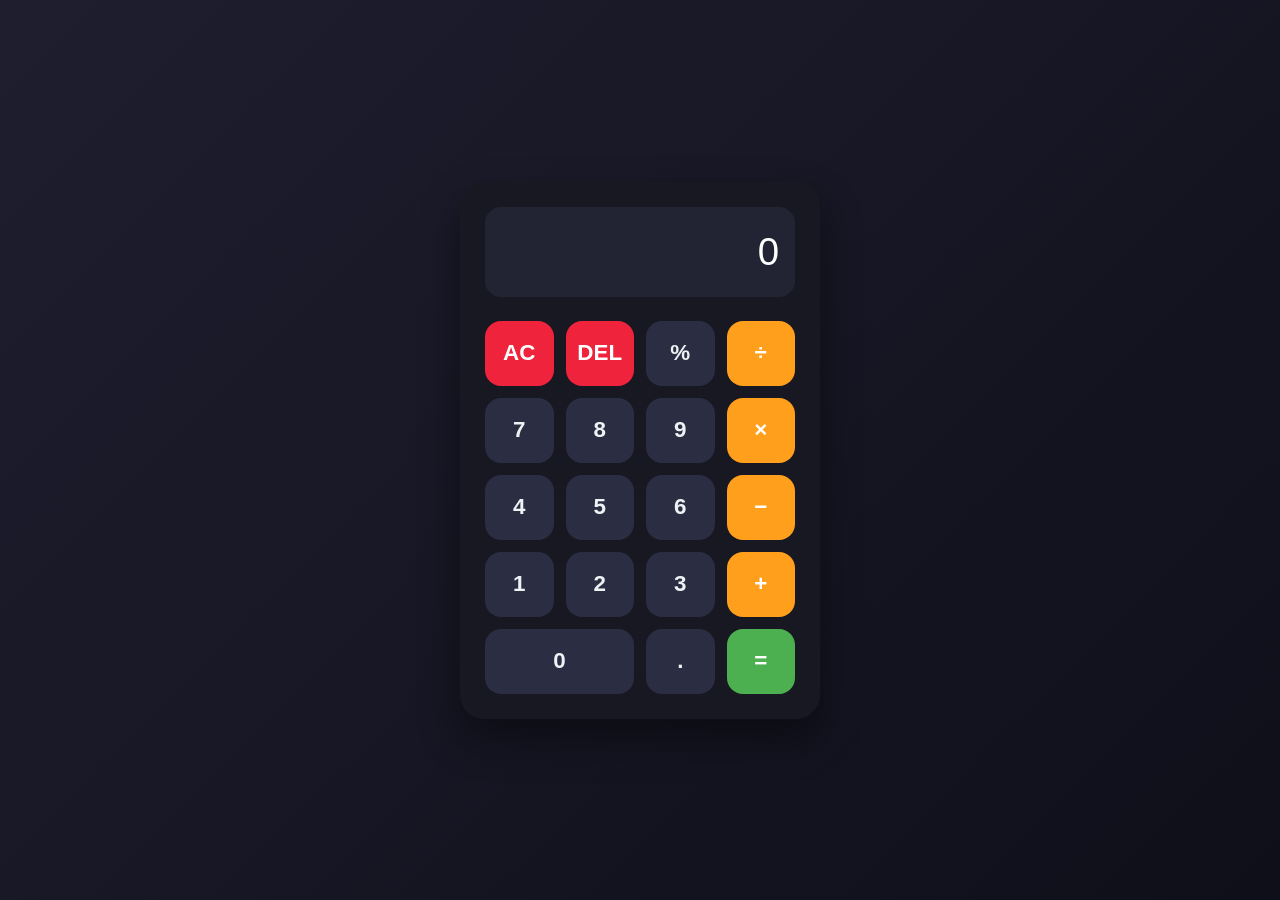
<file: Task_2/index.html>
<!DOCTYPE html>
<html lang="en">
<head>
    <meta charset="UTF-8">
    <meta name="viewport" content="width=device-width, initial-scale=1.0">
    <title>CodeAlpha - Interactive Calculator</title>
    <link rel="stylesheet" href="style.css">
</head>
<body>

    <div class="calculator-container">
        <input type="text" id="display" class="display-screen" value="0" readonly>

        <div class="button-grid">
            <button class="btn-control" onclick="clearDisplay()">AC</button>
            <button class="btn-control" onclick="deleteLast()">DEL</button>
            <button class="btn-number" onclick="appendValue('%')">%</button>
            <button class="btn-operator" onclick="appendValue('/')">&divide;</button>

            <button class="btn-number" onclick="appendValue('7')">7</button>
            <button class="btn-number" onclick="appendValue('8')">8</button>
            <button class="btn-number" onclick="appendValue('9')">9</button>
            <button class="btn-operator" onclick="appendValue('*')">&times;</button>

            <button class="btn-number" onclick="appendValue('4')">4</button>
            <button class="btn-number" onclick="appendValue('5')">5</button>
            <button class="btn-number" onclick="appendValue('6')">6</button>
            <button class="btn-operator" onclick="appendValue('-')">&minus;</button>

            <button class="btn-number" onclick="appendValue('1')">1</button>
            <button class="btn-number" onclick="appendValue('2')">2</button>
            <button class="btn-number" onclick="appendValue('3')">3</button>
            <button class="btn-operator" onclick="appendValue('+')">+</button>

            <button class="btn-number" onclick="appendValue('0')" class="zero-btn">0</button>
            <button class="btn-number" onclick="appendValue('.')">.</button>
            <button class="btn-equals" onclick="calculateResult()">=</button>
        </div>
    </div>

    <script src="script.js"></script>
</body>
</html>
</file>
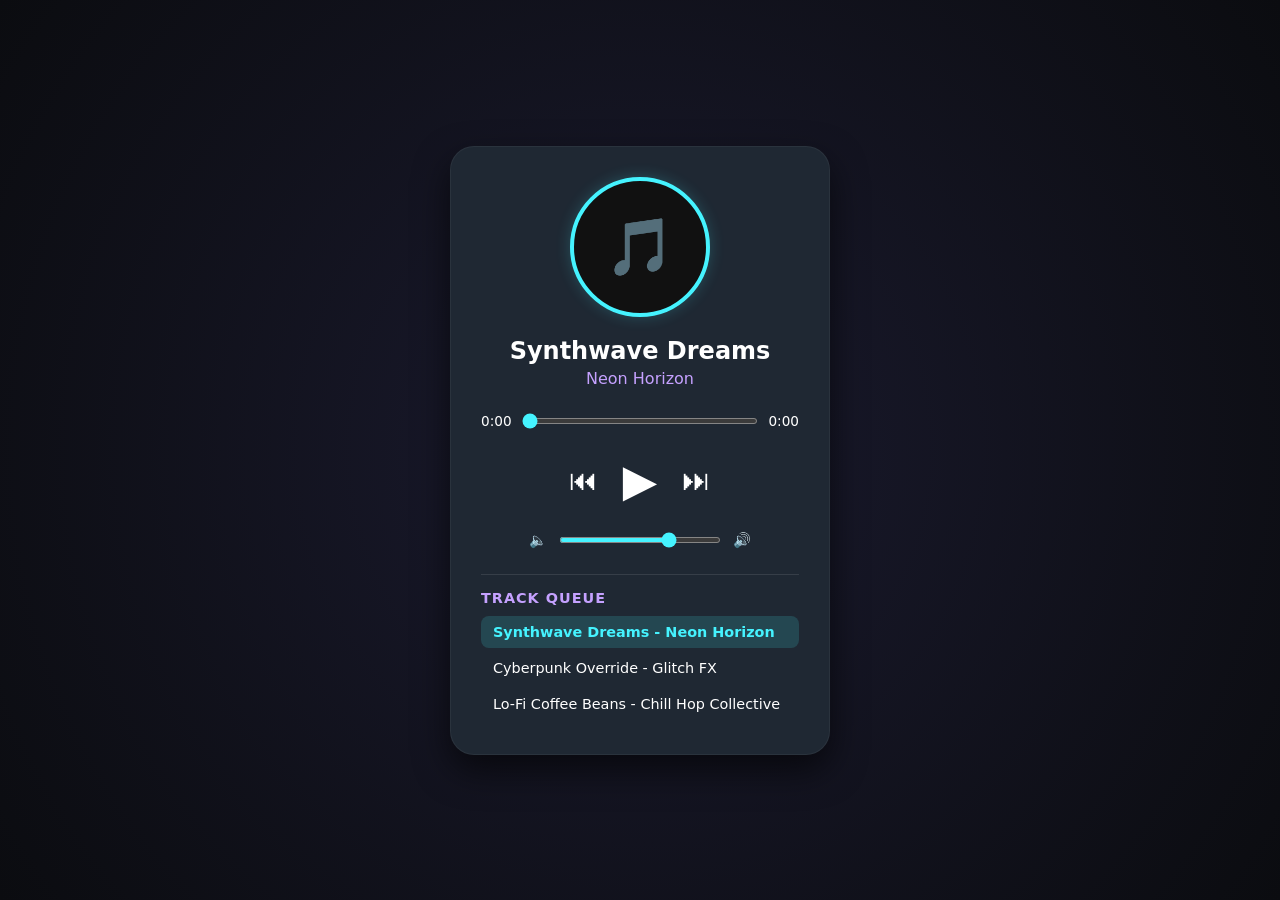
<file: Task_3/index.html>
<!DOCTYPE html>
<html lang="en">
<head>
    <meta charset="UTF-8">
    <meta name="viewport" content="width=device-width, initial-scale=1.0">
    <title>CodeAlpha Task 4 - Music Player</title>
    <link rel="stylesheet" href="style.css">
</head>
<body>

    <div class="player-container">
        <audio id="audio-element" src=""></audio>

        <div class="track-artwork">
            <div id="art-placeholder" class="art-disc">🎵</div>
        </div>
        
        <div class="track-details">
            <h2 id="track-title">Song Title</h2>
            <h3 id="track-artist">Artist Name</h3>
        </div>

        <div class="timeline-container">
            <span id="current-time">0:00</span>
            <input type="range" id="progress-bar" min="0" max="100" value="0">
            <span id="total-duration">0:00</span>
        </div>

        <div class="control-actions">
            <button id="btn-prev" class="action-btn" onclick="previousTrack()">⏮</button>
            <button id="btn-play" class="action-btn play-main" onclick="togglePlayback()">▶</button>
            <button id="btn-next" class="action-btn" onclick="nextTrack()">⏭</button>
        </div>

        <div class="volume-container">
            <span>🔈</span>
            <input type="range" id="volume-slider" min="0" max="1" step="0.05" value="0.7" oninput="adjustVolume()">
            <span>🔊</span>
        </div>

        <div class="playlist-panel">
            <h4>Track Queue</h4>
            <ul id="playlist-queue">
                </ul>
        </div>
    </div>

    <script src="script.js"></script>
</body>
</html>
</file>
<file: Task_2/style.css>
/* Core Layout Reset */
* {
    margin: 0;
    padding: 0;
    box-sizing: border-box;
    font-family: 'Segoe UI', Tahoma, Geneva, Verdana, sans-serif;
}

body {
    display: flex;
    justify-content: center;
    align-items: center;
    min-height: 100vh;
    background: linear-gradient(135deg, #1e1e2f, #0f0f1a);
}

/* Calculator Wrapper */
.calculator-container {
    width: 360px;
    background: #171821;
    padding: 25px;
    border-radius: 24px;
    box-shadow: 0px 20px 40px rgba(0, 0, 0, 0.4);
}

/* Screen Window */
.display-screen {
    width: 100%;
    height: 90px;
    background: #222433;
    border: none;
    outline: none;
    border-radius: 16px;
    margin-bottom: 24px;
    color: #ffffff;
    font-size: 2.4rem;
    text-align: right;
    padding: 15px;
    font-weight: 400;
    letter-spacing: 1px;
}

/* Button Grid Settings */
.button-grid {
    display: grid;
    grid-template-columns: repeat(4, 1fr);
    gap: 12px;
}

button {
    height: 65px;
    border: none;
    border-radius: 16px;
    font-size: 1.4rem;
    font-weight: 600;
    cursor: pointer;
    transition: all 0.1s ease-in-out;
}

/* Interactive Feedback */
button:active {
    transform: scale(0.95);
    opacity: 0.8;
}

/* Color Palettes */
.btn-number {
    background-color: #2b2d42;
    color: #edf2f4;
}

.btn-number:hover {
    background-color: #3d405b;
}

/* Spans the "0" button over two layout columns */
.button-grid button:nth-last-child(3) {
    grid-column: span 2;
}

.btn-operator {
    background-color: #ff9f1c;
    color: #ffffff;
}

.btn-operator:hover {
    background-color: #ffb703;
}

.btn-control {
    background-color: #ef233c;
    color: #ffffff;
}

.btn-control:hover {
    background-color: #d90429;
}

.btn-equals {
    background-color: #4caf50;
    color: #ffffff;
}

.btn-equals:hover {
    background-color: #66bb6a;
}
</file>
<file: Task_3/style.css>
/* Core Structural Variable Framework */
:root {
    --bg-main: #0b0c10;
    --bg-card: #1f2833;
    --accent-glow: #45f3ff;
    --text-bright: #ffffff;
    --text-dim: #c5a1ff;
    --track-rail: #2c3540;
}

* {
    margin: 0;
    padding: 0;
    box-sizing: border-box;
    font-family: 'Segoe UI', system-ui, sans-serif;
}

body {
    display: flex;
    justify-content: center;
    align-items: center;
    min-height: 100vh;
    background: radial-gradient(circle, #1a1a2e 0%, var(--bg-main) 100%);
    color: var(--text-bright);
    padding: 20px;
}

/* Audio Player Card Wrapper Layout */
.player-container {
    background: var(--bg-card);
    width: 380px;
    padding: 30px;
    border-radius: 24px;
    box-shadow: 0 15px 35px rgba(0, 0, 0, 0.6);
    text-align: center;
    border: 1px solid rgba(255, 255, 255, 0.05);
}

/* Disc Rotation Cover Art Component */
.track-artwork {
    display: flex;
    justify-content: center;
    margin-bottom: 20px;
}

.art-disc {
    width: 140px;
    height: 140px;
    border-radius: 50%;
    background: #111;
    display: flex;
    justify-content: center;
    align-items: center;
    font-size: 3.5rem;
    border: 4px solid var(--accent-glow);
    box-shadow: 0 0 15px rgba(69, 243, 255, 0.2);
    animation: spin 12s linear infinite;
    animation-play-state: paused;
}

@keyframes spin {
    100% { transform: rotate(360deg); }
}

/* Metadata Text Positioning */
.track-details h2 {
    font-size: 1.5rem;
    margin-bottom: 4px;
    white-space: nowrap;
    overflow: hidden;
    text-overflow: ellipsis;
}

.track-details h3 {
    font-size: 1rem;
    color: var(--text-dim);
    margin-bottom: 25px;
    font-weight: 400;
}

/* Timeline Custom Inputs Customizations */
.timeline-container {
    display: flex;
    align-items: center;
    justify-content: space-between;
    gap: 10px;
    font-size: 0.85rem;
    margin-bottom: 25px;
}

#progress-bar, #volume-slider {
    flex: 1;
    height: 6px;
    border-radius: 4px;
    background: var(--track-rail);
    outline: none;
    cursor: pointer;
    accent-color: var(--accent-glow);
}

/* Action Control Blocks Layouts */
.control-actions {
    display: flex;
    justify-content: center;
    align-items: center;
    gap: 25px;
    margin-bottom: 25px;
}

.action-btn {
    background: none;
    border: none;
    color: var(--text-bright);
    font-size: 1.8rem;
    cursor: pointer;
    transition: transform 0.2s, color 0.2s;
}

.action-btn:hover {
    color: var(--accent-glow);
    transform: scale(1.1);
}

.play-main {
    font-size: 2.8rem;
}

/* Volume Sub-System */
.volume-container {
    display: flex;
    align-items: center;
    justify-content: center;
    gap: 12px;
    width: 70%;
    margin: 0 auto 25px auto;
    font-size: 0.9rem;
}

/* Interactive Queue Interface */
.playlist-panel {
    text-align: left;
    border-top: 1px solid rgba(255, 255, 255, 0.1);
    padding-top: 15px;
}

.playlist-panel h4 {
    font-size: 0.9rem;
    margin-bottom: 10px;
    color: var(--text-dim);
    text-transform: uppercase;
    letter-spacing: 1px;
}

#playlist-queue {
    list-style: none;
    max-height: 110px;
    overflow-y: auto;
}

#playlist-queue li {
    padding: 8px 12px;
    border-radius: 8px;
    margin-bottom: 4px;
    cursor: pointer;
    font-size: 0.9rem;
    white-space: nowrap;
    overflow: hidden;
    text-overflow: ellipsis;
    transition: background 0.2s;
}

#playlist-queue li:hover {
    background: rgba(255, 255, 255, 0.05);
}

#playlist-queue li.active-track {
    background: rgba(69, 243, 255, 0.15);
    color: var(--accent-glow);
    font-weight: 600;
}
</file>
